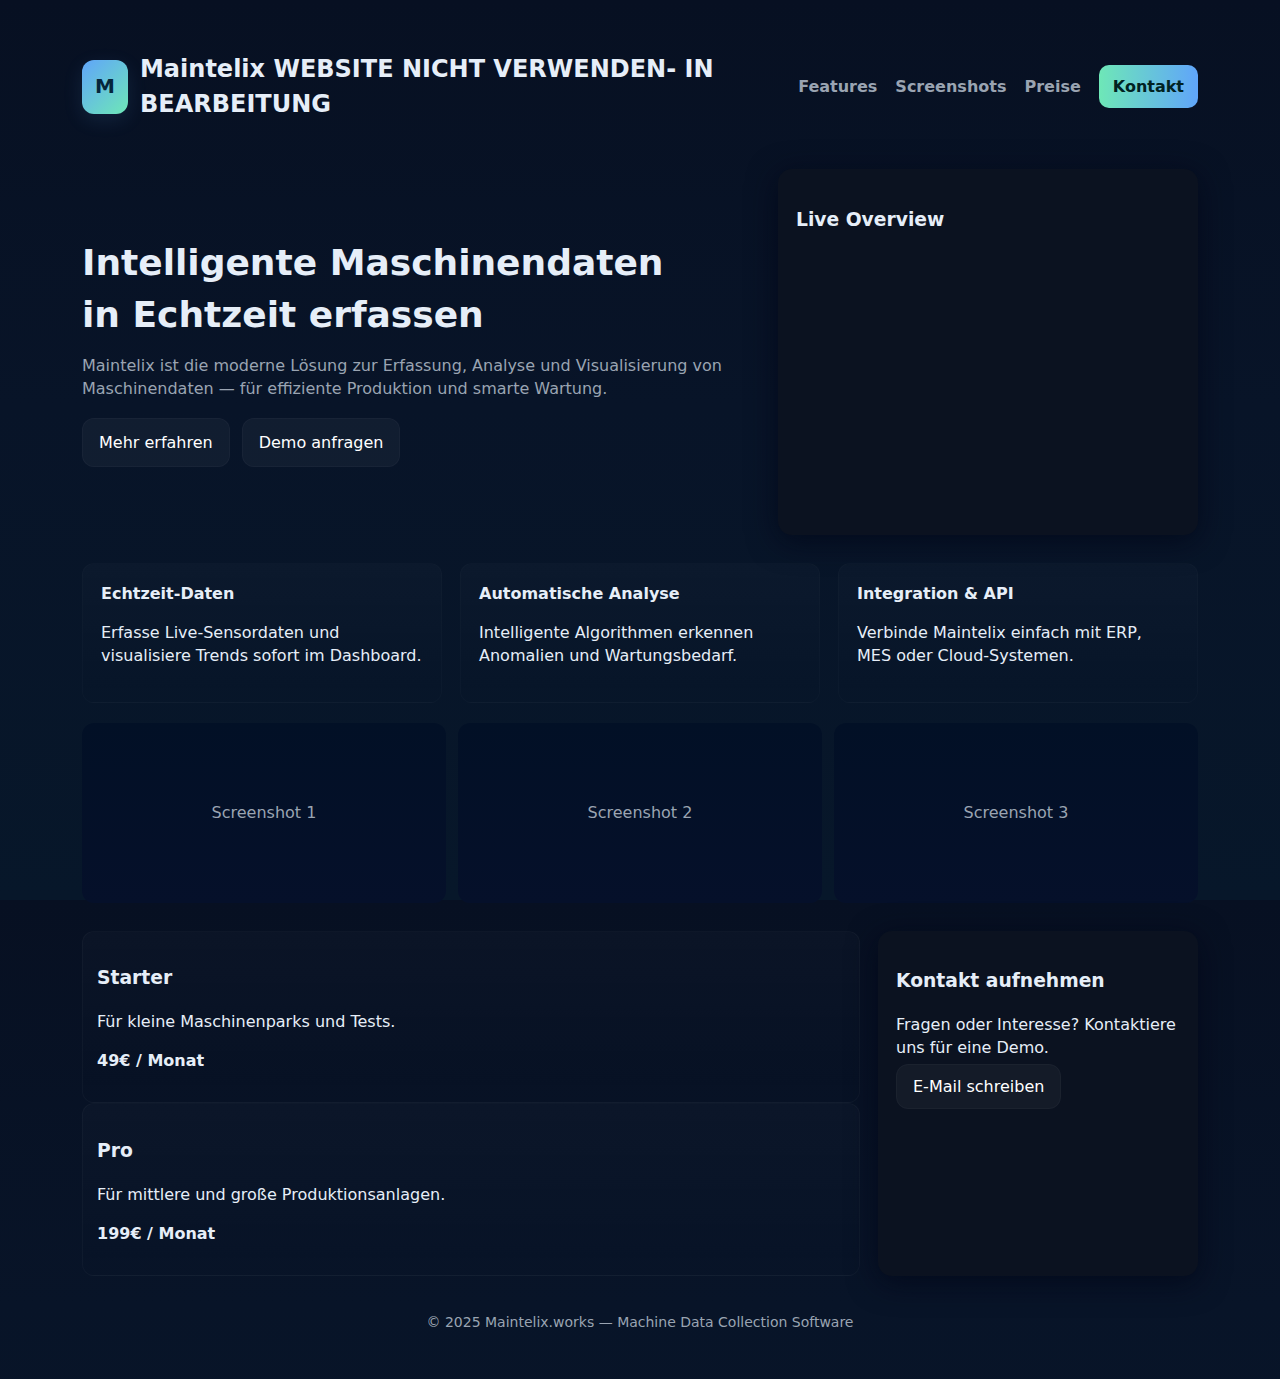
<file: index.html>
<!DOCTYPE html>
<html lang="de">
<head>
  <meta charset="UTF-8">
  <meta name="viewport" content="width=device-width, initial-scale=1.0">
  <title>Maintelix — Machine Data Collection</title>
  <meta name="description" content="Maintelix — Modernes System zur Erfassung und Analyse von Maschinendaten. Echtzeit, Visualisierungen, Alerts und Integrationen.">
  <link rel="stylesheet" href="styles.css">
</head>
<body>
  <div class="wrap">
    <header>
      <div class="brand">
        <div class="logo"><span>M</span></div>
        <h2>Maintelix WEBSITE NICHT VERWENDEN- IN BEARBEITUNG</h2>
      </div>
      <nav>
        <a href="#features">Features</a>
        <a href="#gallery">Screenshots</a>
        <a href="#pricing">Preise</a>
        <a href="#contact" class="cta">Kontakt</a>
      </nav>
    </header>

    <section class="hero">
      <div>
        <h1>Intelligente Maschinendaten<br>in Echtzeit erfassen</h1>
        <p>Maintelix ist die moderne Lösung zur Erfassung, Analyse und Visualisierung von Maschinendaten — für effiziente Produktion und smarte Wartung.</p>
        <div class="actions">
          <a href="#features" class="btn">Mehr erfahren</a>
          <a href="#contact" class="btn">Demo anfragen</a>
        </div>
      </div>
      <div class="card">
        <h3>Live Overview</h3>
        <div class="tiles">
          <div class="tile">
            <h3>Temperatur</h3>
            <p class="value">67°C</p>
          </div>
          <div class="tile">
            <h3>Leistung</h3>
            <p class="value">92%</p>
          </div>
          <div class="tile">
            <h3>Durchsatz</h3>
            <p class="value">180 Stk/h</p>
          </div>
          <div class="tile">
            <h3>Stillstand</h3>
            <p class="value">3%</p>
          </div>
          <div class="tile">
            <h3>Energie</h3>
            <p class="value">12.4 kWh</p>
          </div>
          <div class="tile">
            <h3>Vibration</h3>
            <p class="value">Normal</p>
          </div>
        </div>
      </div>
    </section>

    <section id="features" class="features">
      <div class="feature">
        <h4>Echtzeit-Daten</h4>
        <p>Erfasse Live-Sensordaten und visualisiere Trends sofort im Dashboard.</p>
      </div>
      <div class="feature">
        <h4>Automatische Analyse</h4>
        <p>Intelligente Algorithmen erkennen Anomalien und Wartungsbedarf.</p>
      </div>
      <div class="feature">
        <h4>Integration & API</h4>
        <p>Verbinde Maintelix einfach mit ERP, MES oder Cloud-Systemen.</p>
      </div>
    </section>

    <section id="gallery" class="gallery">
      <div class="mock">Screenshot 1</div>
      <div class="mock">Screenshot 2</div>
      <div class="mock">Screenshot 3</div>
    </section>

    <section id="pricing" class="two">
      <div class="price">
        <div class="plan">
          <h3>Starter</h3>
          <p>Für kleine Maschinenparks und Tests.</p>
          <p><strong>49€ / Monat</strong></p>
        </div>
        <div class="plan">
          <h3>Pro</h3>
          <p>Für mittlere und große Produktionsanlagen.</p>
          <p><strong>199€ / Monat</strong></p>
        </div>
      </div>
      <div id="contact" class="card">
        <h3>Kontakt aufnehmen</h3>
        <p>Fragen oder Interesse? Kontaktiere uns für eine Demo.</p>
        <a href="mailto:info@maintelix.works" class="btn">E-Mail schreiben</a>
      </div>
    </section>

    <footer>
      <p>© 2025 Maintelix.works — Machine Data Collection Software</p>
    </footer>
  </div>
</body>
</html>
</file>
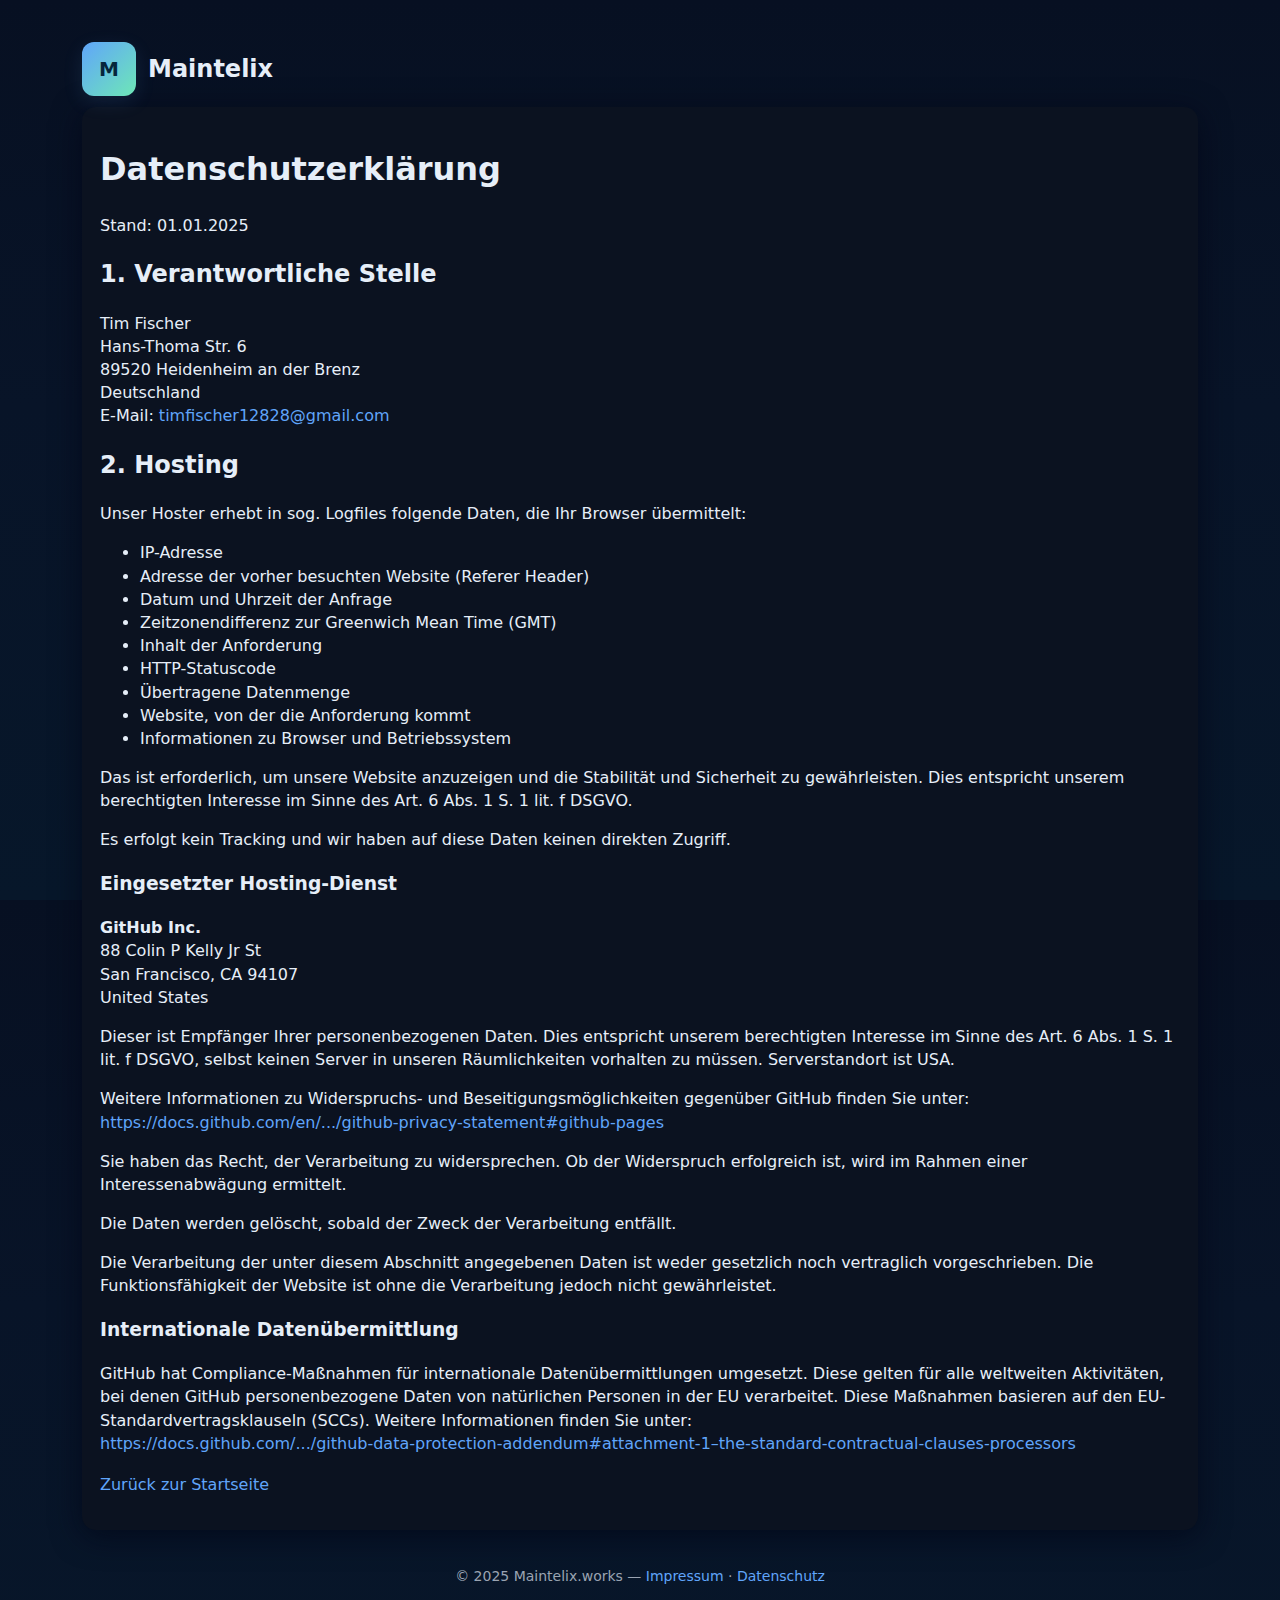
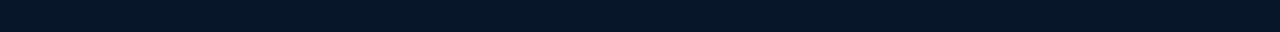
<file: datenschutz.html>
<!doctype html>
<html lang="de">
<head>
  <meta charset="utf-8" />
  <meta name="viewport" content="width=device-width,initial-scale=1" />
  <title>Datenschutzerklärung — Maintelix</title>
  <link rel="stylesheet" href="styles.css">
</head>
<body>
  <div class="wrap">
    <header>
      <div class="brand">
        <div class="logo"><span>M</span></div>
        <h2>Maintelix</h2>
      </div>
    </header>

    <main class="card">
      <h1>Datenschutzerklärung</h1>
      <p>Stand: 01.01.2025</p>

      <h2>1. Verantwortliche Stelle</h2>
      <p>
        Tim Fischer<br>
        Hans-Thoma Str. 6<br>
        89520 Heidenheim an der Brenz<br>
        Deutschland<br>
        E-Mail: <a href="mailto:timfischer12828@gmail.com">timfischer12828@gmail.com</a>
      </p>

      <h2>2. Hosting</h2>
      <p>
        Unser Hoster erhebt in sog. Logfiles folgende Daten, die Ihr Browser übermittelt:
      </p>
      <ul>
        <li>IP-Adresse</li>
        <li>Adresse der vorher besuchten Website (Referer Header)</li>
        <li>Datum und Uhrzeit der Anfrage</li>
        <li>Zeitzonendifferenz zur Greenwich Mean Time (GMT)</li>
        <li>Inhalt der Anforderung</li>
        <li>HTTP-Statuscode</li>
        <li>Übertragene Datenmenge</li>
        <li>Website, von der die Anforderung kommt</li>
        <li>Informationen zu Browser und Betriebssystem</li>
      </ul>

      <p>
        Das ist erforderlich, um unsere Website anzuzeigen und die Stabilität und Sicherheit zu gewährleisten.  
        Dies entspricht unserem berechtigten Interesse im Sinne des Art. 6 Abs. 1 S. 1 lit. f DSGVO.
      </p>

      <p>
        Es erfolgt kein Tracking und wir haben auf diese Daten keinen direkten Zugriff.
      </p>

      <h3>Eingesetzter Hosting-Dienst</h3>
      <p>
        <strong>GitHub Inc.</strong><br>
        88 Colin P Kelly Jr St<br>
        San Francisco, CA 94107<br>
        United States
      </p>

      <p>
        Dieser ist Empfänger Ihrer personenbezogenen Daten.  
        Dies entspricht unserem berechtigten Interesse im Sinne des Art. 6 Abs. 1 S. 1 lit. f DSGVO, selbst keinen Server in unseren Räumlichkeiten vorhalten zu müssen.  
        Serverstandort ist USA.
      </p>

      <p>
        Weitere Informationen zu Widerspruchs- und Beseitigungsmöglichkeiten gegenüber GitHub finden Sie unter:<br>
        <a href="https://docs.github.com/en/free-pro-team@latest/github/site-policy/github-privacy-statement#github-pages" target="_blank" rel="noopener">
          https://docs.github.com/en/.../github-privacy-statement#github-pages
        </a>
      </p>

      <p>
        Sie haben das Recht, der Verarbeitung zu widersprechen.  
        Ob der Widerspruch erfolgreich ist, wird im Rahmen einer Interessenabwägung ermittelt.
      </p>

      <p>
        Die Daten werden gelöscht, sobald der Zweck der Verarbeitung entfällt.
      </p>

      <p>
        Die Verarbeitung der unter diesem Abschnitt angegebenen Daten ist weder gesetzlich noch vertraglich vorgeschrieben.  
        Die Funktionsfähigkeit der Website ist ohne die Verarbeitung jedoch nicht gewährleistet.
      </p>

      <h3>Internationale Datenübermittlung</h3>
      <p>
        GitHub hat Compliance-Maßnahmen für internationale Datenübermittlungen umgesetzt.  
        Diese gelten für alle weltweiten Aktivitäten, bei denen GitHub personenbezogene Daten von natürlichen Personen in der EU verarbeitet.  
        Diese Maßnahmen basieren auf den EU-Standardvertragsklauseln (SCCs).  
        Weitere Informationen finden Sie unter:<br>
        <a href="https://docs.github.com/en/free-pro-team@latest/github/site-policy/github-data-protection-addendum#attachment-1–the-standard-contractual-clauses-processors" target="_blank" rel="noopener">
          https://docs.github.com/.../github-data-protection-addendum#attachment-1–the-standard-contractual-clauses-processors
        </a>
      </p>

      <p style="margin-top:18px;">
        <a href="index.html">Zurück zur Startseite</a>
      </p>
    </main>

    <footer>
      <p>
        © 2025 Maintelix.works — 
        <a href="impressum.html">Impressum</a> · 
        <a href="datenschutz.html">Datenschutz</a>
      </p>
    </footer>
  </div>
</body>
</html>
</file>
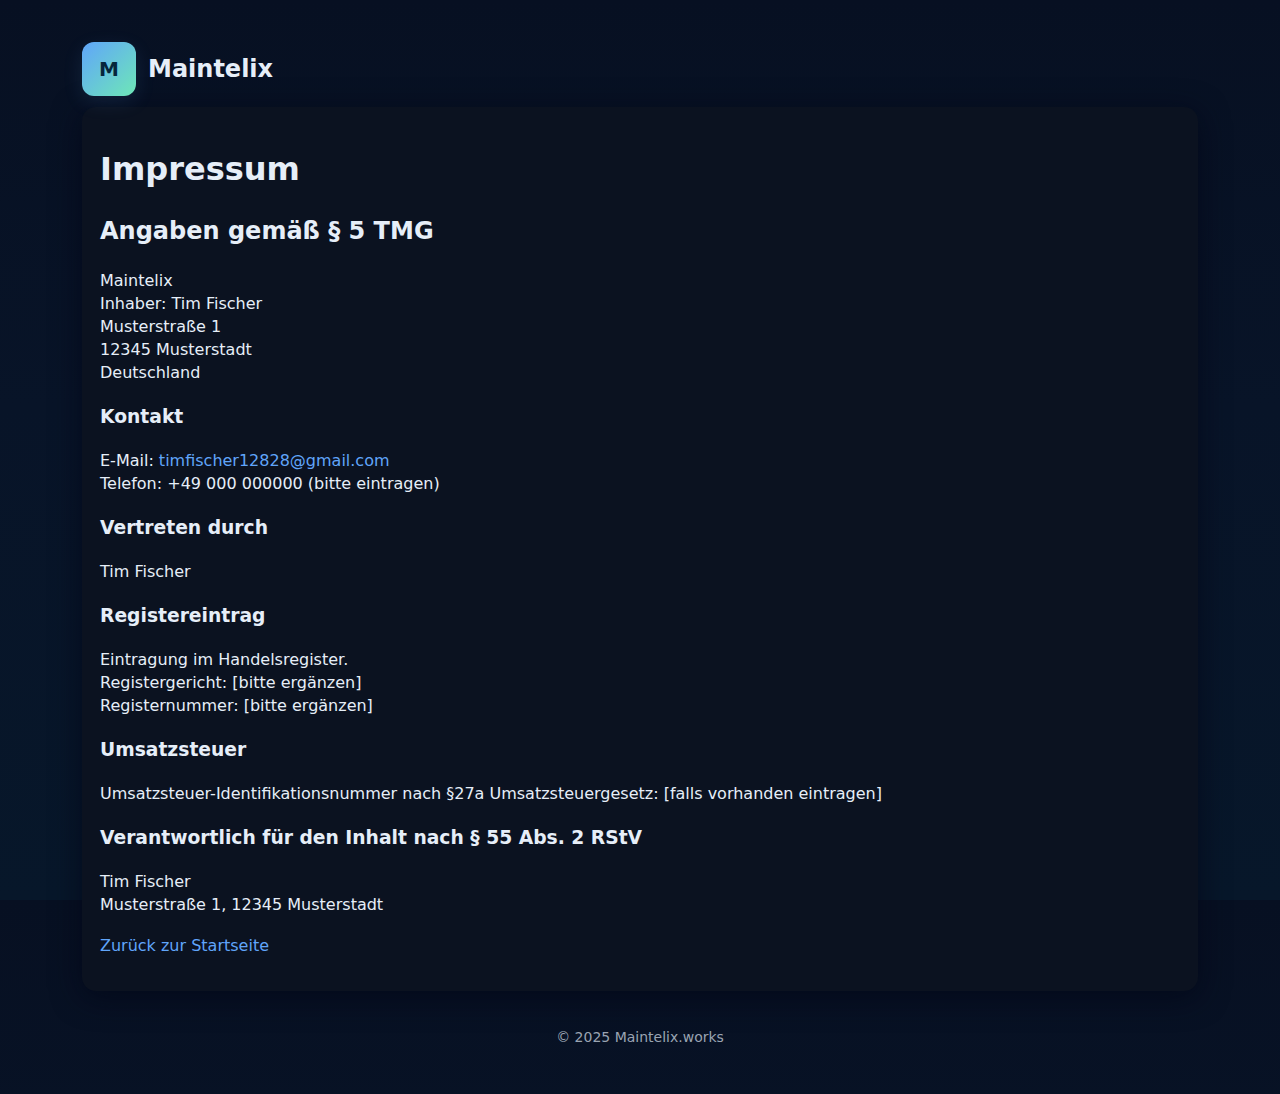
<file: impressum.html>
<!doctype html>
<html lang="de">
<head>
  <meta charset="utf-8" />
  <meta name="viewport" content="width=device-width,initial-scale=1" />
  <title>Impressum — Maintelix</title>
  <link rel="stylesheet" href="styles.css">
</head>
<body>
  <div class="wrap">
    <header>
      <div class="brand">
        <div class="logo"><span>M</span></div>
        <h2>Maintelix</h2>
      </div>
    </header>

    <main class="card">
      <h1>Impressum</h1>

      <h2>Angaben gemäß § 5 TMG</h2>
      <p>
        Maintelix<br>
        Inhaber: Tim Fischer<br>
        Musterstraße 1<br>
        12345 Musterstadt<br>
        Deutschland
      </p>

      <h3>Kontakt</h3>
      <p>
        E-Mail: <a href="mailto:timfischer12828@gmail.com">timfischer12828@gmail.com</a><br>
        Telefon: +49 000 000000 (bitte eintragen)
      </p>

      <h3>Vertreten durch</h3>
      <p>Tim Fischer</p>

      <h3>Registereintrag</h3>
      <p>
        Eintragung im Handelsregister. <br>
        Registergericht: [bitte ergänzen] <br>
        Registernummer: [bitte ergänzen]
      </p>

      <h3>Umsatzsteuer</h3>
      <p>
        Umsatzsteuer-Identifikationsnummer nach §27a Umsatzsteuergesetz: [falls vorhanden eintragen]
      </p>

      <h3>Verantwortlich für den Inhalt nach § 55 Abs. 2 RStV</h3>
      <p>
        Tim Fischer<br>
        Musterstraße 1, 12345 Musterstadt
      </p>

      <p style="margin-top:18px">
        <a href="index.html">Zurück zur Startseite</a>
      </p>
    </main>

    <footer>
      <p>© 2025 Maintelix.works</p>
    </footer>
  </div>
</body>
</html>
</file>
<file: styles.css>
:root {
  --bg: #0f1724;
  --card: #0b1220;
  --muted: #9aa4b2;
  --accent: #6ee7b7;
  --accent-2: #60a5fa;
  --glass: rgba(255, 255, 255, 0.04);
  --radius: 14px;
  --shadow: 0 6px 30px rgba(2, 6, 23, 0.7);
}

* {
  box-sizing: border-box;
}

html, body {
  height: 100%;
  margin: 0;
  font-family: "Inter", system-ui, -apple-system, "Segoe UI", Roboto, Arial, sans-serif;
  background: linear-gradient(180deg, #071022 0%, #081428 45%, #07172a 100%);
  color: #e6eef8;
  line-height: 1.45;
  -webkit-font-smoothing: antialiased;
}

a {
  color: var(--accent-2);
  text-decoration: none;
}

/* --- Layout --- */
.wrap {
  max-width: 1180px;
  margin: 0 auto;
  padding: 32px;
}

header {
  display: flex;
  align-items: center;
  justify-content: space-between;
}

.brand {
  display: flex;
  align-items: center;
  gap: 12px;
}

.logo {
  width: 54px;
  height: 54px;
  border-radius: 12px;
  background: linear-gradient(135deg, var(--accent-2), var(--accent));
  display: flex;
  align-items: center;
  justify-content: center;
  font-weight: 700;
  box-shadow: 0 6px 20px rgba(96, 165, 250, 0.12);
}

.logo span {
  color: #05263b;
  font-size: 20px;
}

nav {
  display: flex;
  gap: 18px;
  align-items: center;
}

nav a {
  color: var(--muted);
  font-weight: 600;
}

.cta {
  background: linear-gradient(90deg, var(--accent), var(--accent-2));
  padding: 10px 14px;
  border-radius: 10px;
  color: #022;
  font-weight: 700;
}

/* --- Hero Section --- */
.hero {
  display: grid;
  grid-template-columns: 1fr 420px;
  gap: 28px;
  margin-top: 28px;
  align-items: center;
}

.hero h1 {
  font-size: 36px;
  margin: 0 0 12px;
}

.hero p {
  color: var(--muted);
  margin: 0 0 18px;
}

.actions {
  display: flex;
  gap: 12px;
}

.btn {
  padding: 12px 16px;
  border-radius: 12px;
  background: var(--glass);
  border: 1px solid rgba(255, 255, 255, 0.03);
  color: #fff;
  cursor: pointer;
  transition: background 0.3s;
}

.btn:hover {
  background: rgba(255, 255, 255, 0.1);
}

/* --- Cards / Tiles --- */
.card {
  background: var(--card);
  border-radius: var(--radius);
  padding: 18px;
  box-shadow: var(--shadow);
}

.tiles {
  display: grid;
  grid-template-columns: repeat(3, 1fr);
  gap: 12px;
  margin-top: 14px;
}

.tile {
  min-height: 110px;
  border-radius: 12px;
  padding: 14px;
  background: linear-gradient(180deg, rgba(255,255,255,0.02), rgba(255,255,255,0.01));
  border: 1px solid rgba(255,255,255,0.02);
  position: relative;
  overflow: hidden;
  animation: pop 0.6s ease forwards;
  opacity: 0;
}

.tile:nth-child(1) { animation-delay: 0.05s; }
.tile:nth-child(2) { animation-delay: 0.12s; }
.tile:nth-child(3) { animation-delay: 0.18s; }
.tile:nth-child(4) { animation-delay: 0.24s; }
.tile:nth-child(5) { animation-delay: 0.30s; }
.tile:nth-child(6) { animation-delay: 0.36s; }

.tile h3 {
  margin: 0;
  font-size: 14px;
}

.tile .value {
  font-weight: 800;
  font-size: 18px;
  margin-top: 6px;
}

.tile::after {
  content: '';
  position: absolute;
  right: -30%;
  top: -30%;
  width: 120%;
  height: 120%;
  transform: rotate(30deg);
  background: linear-gradient(90deg, rgba(96,165,250,0.06), rgba(110,231,183,0.04));
  filter: blur(18px);
  opacity: 0;
  transition: opacity .35s;
}

.tile:hover::after {
  opacity: 1;
}

@keyframes pop {
  to {
    transform: none;
    opacity: 1;
  }
}

/* --- Features / Gallery / Pricing --- */
.features {
  display: grid;
  grid-template-columns: repeat(3, 1fr);
  gap: 18px;
  margin-top: 28px;
}

.feature {
  padding: 18px;
  border-radius: 12px;
  background: linear-gradient(180deg, rgba(255,255,255,0.02), transparent);
  border: 1px solid rgba(255,255,255,0.02);
}

.feature h4 {
  margin: 0 0 8px;
}

.gallery {
  display: flex;
  gap: 12px;
  margin-top: 20px;
}

.mock {
  flex: 1;
  border-radius: 12px;
  min-height: 180px;
  background: linear-gradient(180deg, #021026, #05102a);
  display: flex;
  align-items: center;
  justify-content: center;
  color: var(--muted);
}

.two {
  display: grid;
  grid-template-columns: 1fr 320px;
  gap: 18px;
  margin-top: 28px;
}

.price .plan {
  padding: 14px;
  border-radius: 12px;
  background: linear-gradient(180deg, rgba(255,255,255,0.02), transparent);
  border: 1px solid rgba(255,255,255,0.03);
}

footer {
  margin-top: 36px;
  text-align: center;
  color: var(--muted);
  font-size: 14px;
}
</file>
